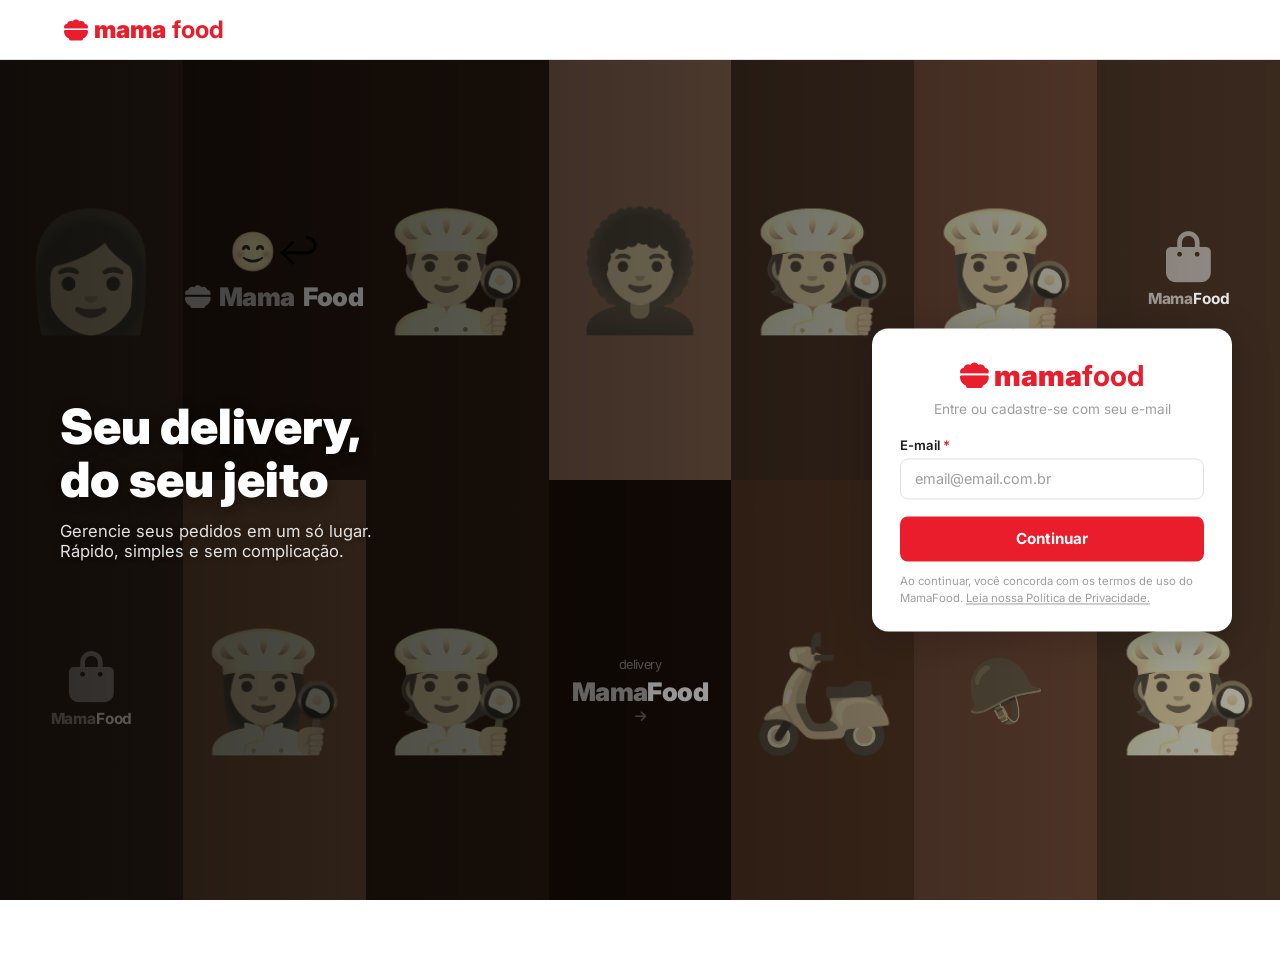
<file: index.html>
<!DOCTYPE html>
<html lang="pt-BR">
<head>
  <meta charset="UTF-8">
  <meta name="viewport" content="width=device-width, initial-scale=1.0">
  <title>MamaFood - Redirecionando...</title>
  <script>
    window.location.replace('Site Htmls/Tela1.html');
  </script>
</head>
<body>
  <p style="font-family:sans-serif;text-align:center;margin-top:50px">Redirecionando...</p>
</body>
</html>
</file>
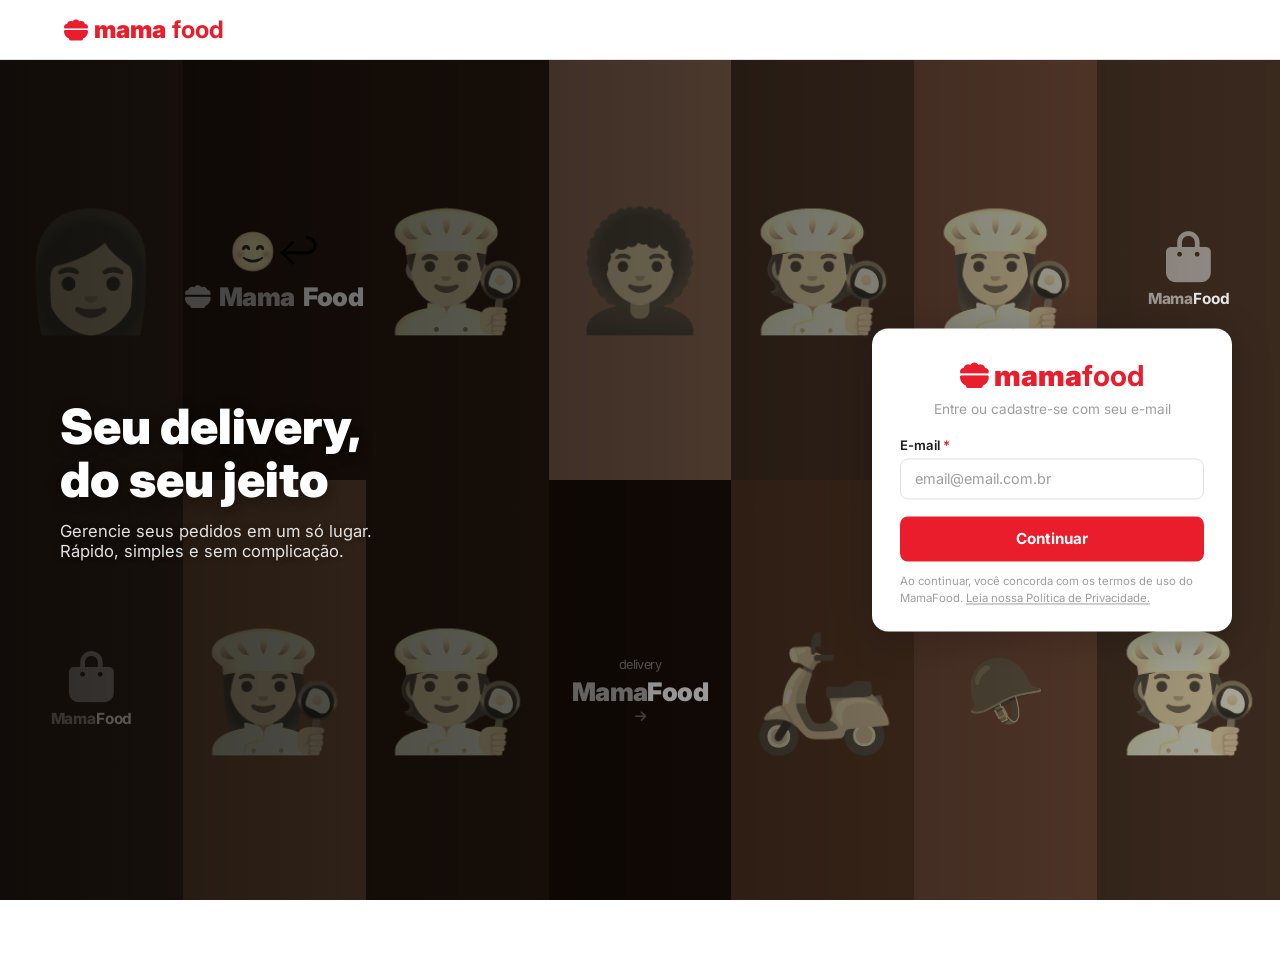
<file: Site Htmls/index.html>
﻿<!DOCTYPE html>
<html lang="pt-BR">
<head>
  <meta charset="UTF-8"/>
  <meta http-equiv="refresh" content="0; url=Tela1.html"/>
  <title>MamaFood</title>
</head>
<body>
  <script>window.location.replace("Tela1.html");</script>
</body>
</html>
</file>
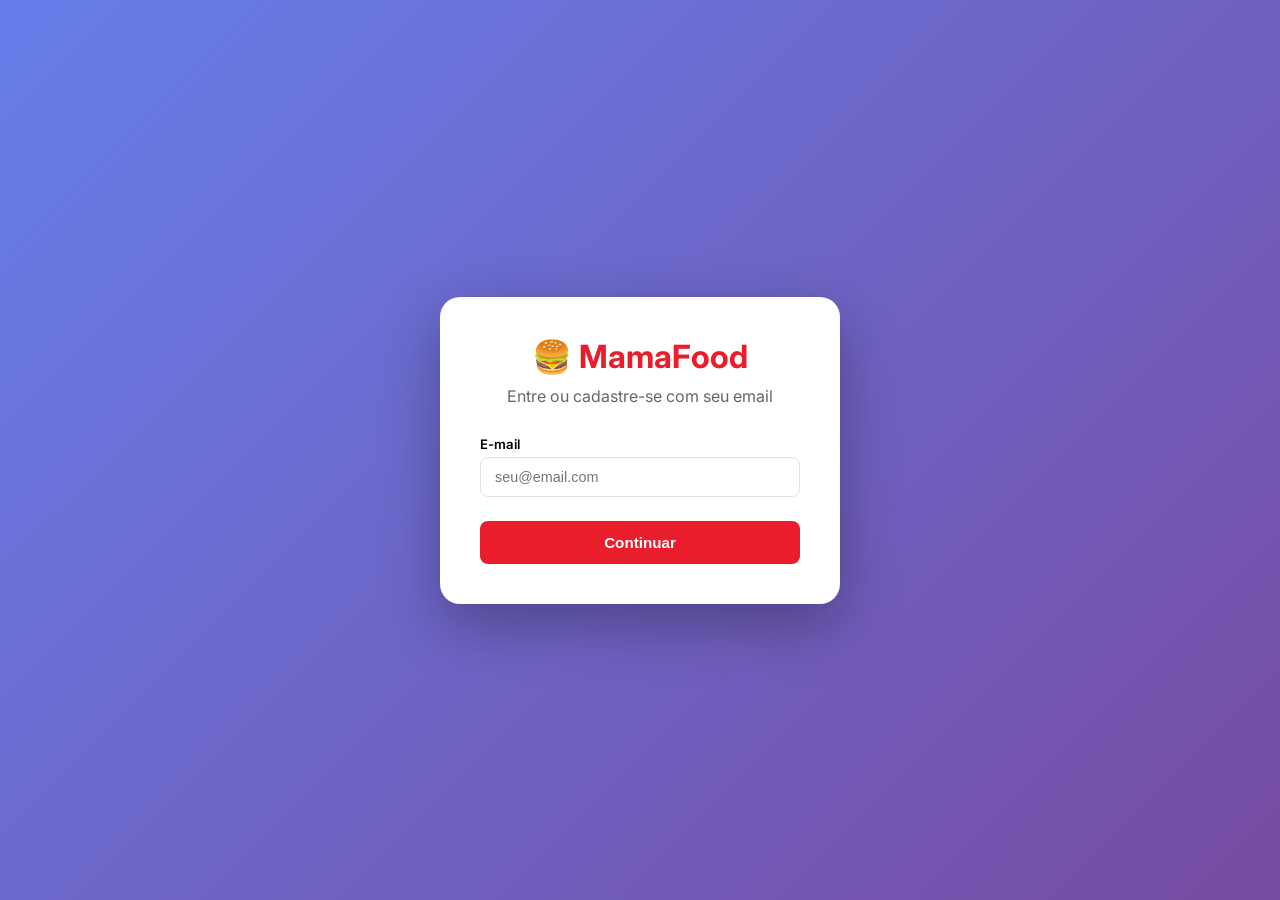
<file: site.html>
<!DOCTYPE html>
<html lang="pt-BR">
<head>
  <meta charset="UTF-8">
  <meta name="viewport" content="width=device-width, initial-scale=1.0">
  <title>MamaFood - Sistema de Delivery</title>
  <link href="https://fonts.googleapis.com/css2?family=Inter:wght@400;600;700;900&display=swap" rel="stylesheet">
  <style>
    * { margin:0; padding:0; box-sizing:border-box; }
    body { font-family:'Inter',sans-serif; background:linear-gradient(135deg,#667eea,#764ba2); min-height:100vh; display:flex; align-items:center; justify-content:center; padding:20px; }
    .card { background:#fff; border-radius:20px; padding:40px; max-width:400px; width:100%; box-shadow:0 20px 60px rgba(0,0,0,0.3); }
    h1 { color:#ea1d2c; text-align:center; margin-bottom:10px; font-size:2rem; }
    p { text-align:center; color:#666; margin-bottom:30px; }
    .ff { margin-bottom:14px; }
    .ff label { display:block; font-size:.82rem; font-weight:600; margin-bottom:5px; }
    .ff input { width:100%; padding:11px 14px; border:1.5px solid #e0e0e0; border-radius:8px; font-size:.9rem; }
    .ff input:focus { border-color:#ea1d2c; outline:none; }
    .btn { width:100%; padding:13px; background:#ea1d2c; color:#fff; border:none; border-radius:8px; font-size:.95rem; font-weight:700; cursor:pointer; margin-top:10px; }
    .btn:hover { background:#c0111e; }
    .success { text-align:center; }
    .success h2 { color:#1a1a1a; margin:20px 0 10px; }
  </style>
</head>
<body>
  <div class="card" id="loginCard">
    <h1>🍔 MamaFood</h1>
    <p>Entre ou cadastre-se com seu email</p>
    <form onsubmit="verificar(event)">
      <div class="ff">
        <label>E-mail</label>
        <input type="email" id="email" placeholder="seu@email.com" required>
      </div>
      <button type="submit" class="btn">Continuar</button>
    </form>
  </div>

  <div class="card" id="cadastroCard" style="display:none">
    <h1>Complete seu cadastro</h1>
    <p>Preencha os dados abaixo</p>
    <form onsubmit="cadastrar(event)">
      <div class="ff"><label>Nome</label><input type="text" id="nome" required></div>
      <div class="ff"><label>Celular</label><input type="tel" id="cel" required></div>
      <div class="ff"><label>Senha</label><input type="password" id="senha" minlength="6" required></div>
      <button type="submit" class="btn">Cadastrar</button>
    </form>
  </div>

  <div class="card success" id="painelCard" style="display:none">
    <h1 style="font-size:4rem">✅</h1>
    <h2>Bem-vindo!</h2>
    <p id="msg"></p>
    <button class="btn" onclick="sair()">Sair</button>
  </div>

  <script>
    const u=JSON.parse(localStorage.getItem('mf_u')||'null');
    if(u)mostrar(u);
    function verificar(e){e.preventDefault();const email=document.getElementById('email').value.trim();if(u&&u.email===email)mostrar(u);else{document.getElementById('loginCard').style.display='none';document.getElementById('cadastroCard').style.display='block';localStorage.setItem('mf_temp',email);}}
    function cadastrar(e){e.preventDefault();const user={email:localStorage.getItem('mf_temp'),nome:document.getElementById('nome').value,celular:document.getElementById('cel').value,senha:document.getElementById('senha').value};localStorage.setItem('mf_u',JSON.stringify(user));mostrar(user);}
    function mostrar(user){document.getElementById('loginCard').style.display='none';document.getElementById('cadastroCard').style.display='none';document.getElementById('painelCard').style.display='block';document.getElementById('msg').textContent=`Olá, ${user.nome||user.email}! ✨`;}
    function sair(){localStorage.removeItem('mf_u');location.reload();}
  </script>
</body>
</html>
</file>
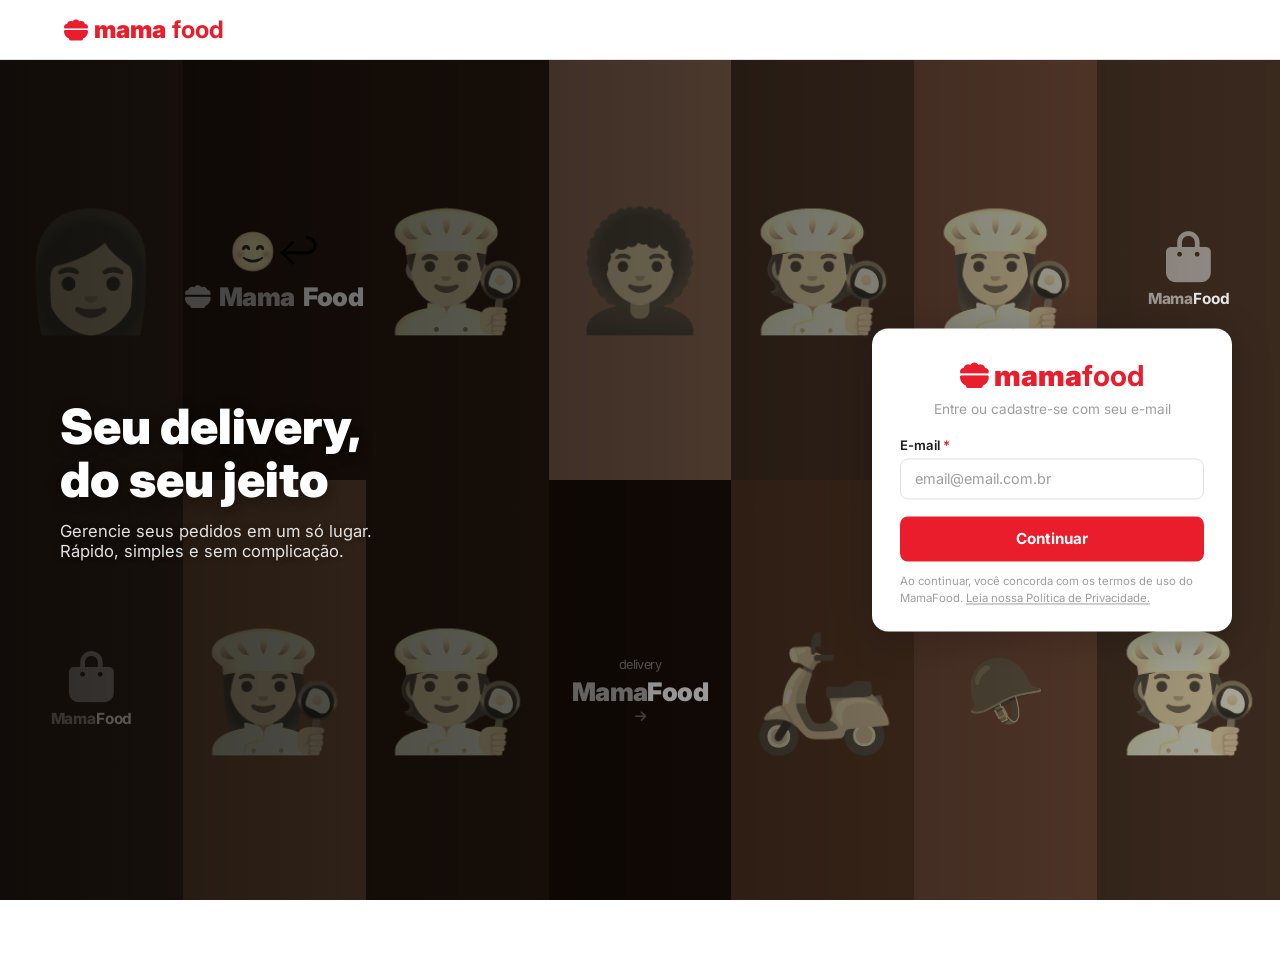
<file: Site Htmls/Tela1.html>
﻿<!DOCTYPE html>
<html lang="pt-BR">
<head>
  <meta charset="UTF-8" />
  <meta name="viewport" content="width=device-width, initial-scale=1.0" />
  <title>MamaFood - Conecte sua loja a milhões de clientes</title>
  <link rel="preconnect" href="https://fonts.googleapis.com" />
  <link href="https://fonts.googleapis.com/css2?family=Inter:wght@300;400;500;600;700;800;900&display=swap" rel="stylesheet" />
  <link rel="stylesheet" href="https://cdnjs.cloudflare.com/ajax/libs/font-awesome/6.5.0/css/all.min.css" />
  <style>
    *, *::before, *::after { box-sizing: border-box; margin: 0; padding: 0; }
    :root {
      --red: #ea1d2c; --red-dark: #c0111e;
      --white: #fff; --gray-1: #f5f5f5; --gray-2: #e0e0e0;
      --gray-3: #9e9e9e; --gray-4: #616161; --dark: #1a1a1a;
    }
    html, body { height: 100%; font-family: 'Inter', sans-serif; }
    a { text-decoration: none; color: inherit; }
    button { cursor: pointer; border: none; outline: none; font-family: inherit; }
    input, select { font-family: inherit; outline: none; }

    /* HEADER */
    .header { position: fixed; top: 0; left: 0; right: 0; z-index: 100; background: var(--white); border-bottom: 1px solid var(--gray-2); height: 60px; }
    .header-inner { max-width: 1200px; margin: 0 auto; padding: 0 24px; height: 100%; display: flex; align-items: center; gap: 24px; }
    .logo { display: flex; align-items: center; gap: 6px; font-size: 1.5rem; font-weight: 900; color: var(--red); white-space: nowrap; flex-shrink: 0; }
    .city-btn { display: flex; align-items: center; gap: 8px; cursor: pointer; padding: 4px 8px; border-radius: 8px; transition: background .15s; }
    .city-btn:hover { background: var(--gray-1); }
    .city-btn .pin { color: var(--red); font-size: .95rem; }
    .city-lines { display: flex; flex-direction: column; }
    .city-main { font-size: .78rem; font-weight: 600; color: var(--red); }
    .city-sub  { font-size: .72rem; color: var(--gray-4); }
    .header-nav { display: flex; align-items: center; gap: 4px; margin-left: auto; }
    .nav-item { position: relative; padding: 8px 14px; font-size: .88rem; font-weight: 500; color: var(--dark); border-radius: 8px; cursor: pointer; display: flex; align-items: center; gap: 5px; transition: background .15s; white-space: nowrap; }
    .nav-item:hover { background: var(--gray-1); }
    .nav-item .dd { display: none; position: absolute; top: calc(100% + 4px); left: 0; background: var(--white); border-radius: 10px; box-shadow: 0 8px 28px rgba(0,0,0,.13); min-width: 190px; padding: 8px 0; z-index: 200; }
    .nav-item:hover .dd { display: block; }
    .nav-item .dd a { display: block; padding: 10px 18px; font-size: .85rem; color: var(--dark); }
    .nav-item .dd a:hover { background: var(--gray-1); }
    .ch { font-size: .65rem; color: var(--gray-3); }
    .header-actions { display: flex; align-items: center; gap: 10px; flex-shrink: 0; }
    .btn-portal { padding: 9px 20px; border-radius: 8px; border: 2px solid var(--red); color: var(--red); font-weight: 600; font-size: .88rem; transition: all .15s; white-space: nowrap; }
    .btn-portal:hover { background: var(--red); color: var(--white); }
    .btn-cad { padding: 9px 20px; border-radius: 8px; background: var(--red); color: var(--white); font-weight: 700; font-size: .88rem; transition: background .15s; white-space: nowrap; }
    .btn-cad:hover { background: var(--red-dark); }

    /* HERO GRID — estilo iFood parceiros preto e branco */
    .hero { margin-top: 60px; position: relative; height: calc(100vh - 60px); min-height: 520px; overflow: hidden; }
    .hero-grid {
      position: absolute; inset: 0;
      display: grid;
      grid-template-columns: repeat(7, 1fr);
      grid-template-rows: repeat(2, 1fr);
    }
    .gc { position: relative; overflow: hidden; display: flex; align-items: center; justify-content: center; }
    /* Células com foto simulada em tons sépia/marrom como na imagem */
    .gc .ov { position: absolute; inset: 0; }
    .gc .em { font-size: clamp(3.5rem,6vw,7rem); z-index: 1; filter: drop-shadow(0 2px 10px rgba(0,0,0,.4)); }
    /* Cores base sépia — replicando o grid da imagem */
    .c1  { background: #3d2b1f; }
    .c2  { background: #5c3d2e; }
    .c3  { background: #2a1a10; }
    .c4  { background: #7a5c4a; }
    .c5  { background: #3d2b1f; }
    .c6  { background: #5c3d2e; }
    .c7  { background: #2a1a10; }
    .c8  { background: #4a3020; }
    .c9  { background: #6b4c35; }
    .c10 { background: #2a1a10; }
    .c11 { background: #7a5c4a; }
    .c12 { background: #4a3020; }
    .c13 { background: #5c3d2e; }
    .c14 { background: #3d2b1f; }
    /* Células com pessoas (emojis grandes sépia) */
    .gc-person .person { font-size: clamp(5rem,9vw,11rem); filter: sepia(1) contrast(.85) brightness(.75); z-index: 1; line-height: 1; }
    /* Células com logo/watermark */
    .gc-logo { background: #2a1a10 !important; flex-direction: column; gap: 6px; }
    .gc-logo .wm { font-size: clamp(1rem,2vw,1.8rem); font-weight: 900; color: rgba(255,255,255,.7); display: flex; align-items: center; gap: 8px; z-index: 1; letter-spacing: -.02em; }
    .gc-logo .wm strong { font-weight: 900; color: #fff; }
    .gc-logo .smile { font-size: clamp(1.5rem,3vw,2.8rem); z-index: 1; filter: sepia(1) brightness(.9); }
    /* Célula sacola */
    .gc-bag { background: #3d2b1f !important; }
    .gc-bag .bag-txt { display: flex; flex-direction: column; align-items: center; gap: 6px; z-index: 1; }
    .gc-bag .bag-txt i { font-size: clamp(2rem,4vw,4rem); color: rgba(255,255,255,.5); }
    .gc-bag .bag-txt span { font-size: clamp(.7rem,1.2vw,1.1rem); font-weight: 800; color: rgba(255,255,255,.6); letter-spacing: -.01em; }
    /* Capacete */
    .gc-helmet { background: #5c3d2e !important; }
    .gc-helmet .hel { font-size: clamp(3rem,5vw,6rem); filter: sepia(1) brightness(.7); z-index: 1; }
    .hero-cover { position: absolute; inset: 0; background: linear-gradient(to right, rgba(0,0,0,.72) 0%, rgba(0,0,0,.45) 48%, rgba(0,0,0,.05) 100%); z-index: 2; }
    .hero-text { position: absolute; left: 0; top: 0; bottom: 0; width: 52%; z-index: 3; display: flex; flex-direction: column; justify-content: center; padding: 0 60px; }
    .hero-title { font-size: clamp(1.9rem,3.8vw,3.1rem); font-weight: 900; color: var(--white); line-height: 1.1; margin-bottom: 14px; text-shadow: 0 2px 14px rgba(0,0,0,.45); }
    .hero-sub { font-size: clamp(.9rem,1.3vw,1.1rem); color: rgba(255,255,255,.88); text-shadow: 0 1px 6px rgba(0,0,0,.3); }

    /* CARD */
    .reg-card { position: absolute; right: 48px; top: 50%; transform: translateY(-50%); width: 360px; z-index: 4; background: var(--white); border-radius: 16px; box-shadow: 0 8px 40px rgba(0,0,0,.22); overflow: hidden; }
    /* Etapas */
    .card-step { padding: 30px 28px 24px; display: none; }
    .card-step.active { display: block; }
    .card-title { font-size: 1.15rem; font-weight: 800; color: var(--dark); margin-bottom: 5px; line-height: 1.25; }
    .card-sub { font-size: .82rem; color: var(--gray-4); margin-bottom: 20px; }
    /* Step 2 title diferente */
    .step2-title { font-size: 1.4rem; font-weight: 900; color: var(--dark); text-align: center; margin-bottom: 4px; }
    .step2-sub { font-size: .82rem; color: var(--gray-4); text-align: center; margin-bottom: 20px; }
    /* Campos */
    .ff { margin-bottom: 13px; }
    .ff label { display: block; font-size: .82rem; font-weight: 600; color: var(--dark); margin-bottom: 5px; }
    .ff label .req { color: var(--red); }
    .ff input, .ff select { width: 100%; padding: 11px 14px; border: 1.5px solid var(--gray-2); border-radius: 8px; font-size: .9rem; color: var(--dark); transition: border-color .15s; background: var(--white); }
    .ff input:focus, .ff select:focus { border-color: var(--red); }
    .ff input::placeholder { color: var(--gray-3); }
    .ff input[readonly] { background: var(--gray-1); color: var(--gray-4); cursor: default; }
    /* Input com ícone de editar */
    .input-edit { position: relative; }
    .input-edit input { padding-right: 40px; }
    .input-edit .edit-ico { position: absolute; right: 13px; top: 50%; transform: translateY(-50%); color: var(--gray-3); font-size: .85rem; cursor: pointer; }
    .input-edit .edit-ico:hover { color: var(--red); }
    /* Linha dupla */
    .ff-row { display: grid; grid-template-columns: 1fr 1fr; gap: 10px; }
    /* Botões */
    .btn-next { width: 100%; padding: 13px; background: var(--red); color: var(--white); border-radius: 8px; font-size: .95rem; font-weight: 700; margin-top: 4px; transition: background .15s; }
    .btn-next:hover { background: var(--red-dark); }
    .btn-back { background: none; font-size: .78rem; color: var(--red); text-decoration: underline; margin-top: 12px; display: inline-block; cursor: pointer; padding: 0; border: none; font-family: inherit; }
    .btn-back:hover { color: var(--red-dark); }
    /* Progress dots */
    .progress-dots { display: flex; gap: 6px; justify-content: center; margin-bottom: 18px; }
    .dot { width: 8px; height: 8px; border-radius: 50%; background: var(--gray-2); transition: background .2s; }
    .dot.on { background: var(--red); }
    /* Terms */
    .card-terms { font-size: .71rem; color: var(--gray-3); margin-top: 12px; line-height: 1.5; }
    .card-terms a { color: var(--gray-3); text-decoration: underline; }

    /* TOAST */
    .toast-wrap { position: fixed; bottom: 24px; right: 24px; z-index: 999; display: flex; flex-direction: column; gap: 10px; }
    .toast { background: #222; color: #fff; padding: 13px 20px; border-radius: 10px; font-size: .9rem; font-weight: 500; display: flex; align-items: center; gap: 10px; box-shadow: 0 4px 20px rgba(0,0,0,.25); animation: tIn .3s ease, tOut .4s ease 2.6s forwards; max-width: 340px; }
    .toast.ok  { border-left: 4px solid #4caf50; }
    .toast.err { border-left: 4px solid var(--red); }
    @keyframes tIn  { from { transform: translateX(110%); opacity:0; } to { transform: translateX(0); opacity:1; } }
    @keyframes tOut { to   { opacity:0; transform: translateX(20px); } }
    /* Responsive */
    @media (max-width: 860px) {
      .hero { height: auto; min-height: 100vh; }
      .hero-grid { position: relative; height: 52vw; min-height: 260px; }
      .hero-cover { display: none; }
      .hero-text { position: relative; width: 100%; padding: 28px 20px 0; }
      .hero-title { color: var(--dark); text-shadow: none; font-size: 1.8rem; }
      .hero-sub { color: var(--gray-4); text-shadow: none; }
      .reg-card { position: relative; right: auto; top: auto; transform: none; width: calc(100% - 40px); margin: 24px auto 40px; }
      .header-nav { display: none; }
    }
    @media (max-width: 540px) {
      .header-inner { padding: 0 14px; gap: 12px; }
      .city-btn, .btn-portal { display: none; }
      .reg-card { width: calc(100% - 28px); }
      .card-step { padding: 24px 20px 20px; }
    }
  </style>
</head>
<body>

  <!-- HEADER -->
  <header class="header">
    <div class="header-inner">
      <a href="Tela1.html" class="logo">
        <i class="fa-solid fa-bowl-food"></i> mama<strong>food</strong>
      </a>
    </div>
  </header>

  <!-- HERO -->
  <section class="hero" id="reg">
    <div class="hero-grid">
      <!-- Linha 1 -->
      <div class="gc gc-person c1"><span class="person">👩</span></div>
      <div class="gc gc-logo">
        <span class="smile">😊↩</span>
        <div class="wm"><i class="fa-solid fa-bowl-food"></i>Mama<strong>Food</strong></div>
      </div>
      <div class="gc gc-person c3"><span class="person">👨‍🍳</span></div>
      <div class="gc gc-person c4"><span class="person">👩‍🦱</span></div>
      <div class="gc gc-person c5"><span class="person">🧑‍🍳</span></div>
      <div class="gc gc-person c6"><span class="person">👩‍🍳</span></div>
      <div class="gc gc-bag">
        <div class="bag-txt"><i class="fa-solid fa-bag-shopping"></i><span>Mama<strong style="color:#fff">Food</strong></span></div>
      </div>
      <!-- Linha 2 -->
      <div class="gc gc-bag c8">
        <div class="bag-txt"><i class="fa-solid fa-bag-shopping"></i><span>Mama<strong style="color:#fff">Food</strong></span></div>
      </div>
      <div class="gc gc-person c9"><span class="person">👩‍🍳</span></div>
      <div class="gc gc-person c10"><span class="person">🧑‍🍳</span></div>
      <div class="gc gc-logo" style="background:#1a0e08 !important">
        <div class="wm" style="flex-direction:column;gap:4px">
          <span style="font-size:clamp(.6rem,1vw,.9rem);color:rgba(255,255,255,.5);font-weight:400">delivery</span>
          <span>Mama<strong>Food</strong></span>
          <i class="fa-solid fa-arrow-right" style="color:rgba(255,255,255,.4);font-size:.8rem"></i>
        </div>
      </div>
      <div class="gc gc-person c12"><span class="person">🛵</span></div>
      <div class="gc gc-helmet c13"><span class="hel">🪖</span></div>
      <div class="gc gc-person c14"><span class="person">🧑‍🍳</span></div>
    </div>
    <div class="hero-cover"></div>
    <div class="hero-text">
      <h1 class="hero-title">Seu delivery,<br />do seu jeito</h1>
      <p class="hero-sub">Gerencie seus pedidos em um só lugar.<br />Rápido, simples e sem complicação.</p>
    </div>

    <!-- CARD COM 2 ETAPAS -->
    <div class="reg-card">

      <!-- ETAPA 1: E-mail (login ou cadastro) -->
      <div class="card-step active" id="step1">
        <div style="text-align:center;margin-bottom:20px">
          <span style="font-size:1.8rem;font-weight:900;color:#ea1d2c"><i class="fa-solid fa-bowl-food"></i> mama<strong>food</strong></span>
          <p style="font-size:.85rem;color:#9e9e9e;margin-top:8px">Entre ou cadastre-se com seu e-mail</p>
        </div>
        <form id="form1" onsubmit="verificarEmail(event)">
          <div class="ff">
            <label>E-mail <span class="req">*</span></label>
            <input type="email" id="f-email" placeholder="email@email.com.br" required />
          </div>
          <button type="submit" class="btn-next">Continuar</button>
        </form>
        <p class="card-terms">
          Ao continuar, você concorda com os termos de uso do MamaFood.
          <a href="#">Leia nossa Política de Privacidade.</a>
        </p>
      </div>

      <!-- ETAPA 2: Dados completos (apenas para novos cadastros) -->
      <div class="card-step" id="step2">
        <div class="progress-dots"><div class="dot"></div><div class="dot on"></div></div>
        <h2 class="step2-title">Quase lá!</h2>
        <p class="step2-sub">Preencha os dados abaixo para começar a receber pedidos</p>
        <form id="form2" onsubmit="finishRegister(event)">

          <div class="ff">
            <label>Nome completo <span class="req">*</span></label>
            <input type="text" id="f-name" placeholder="Nome Sobrenome" required />
          </div>

          <div class="ff">
            <label>Celular <span class="req">*</span></label>
            <input type="tel" id="f-phone" placeholder="(00) 00000-0000" maxlength="15" oninput="maskPhone(this)" required />
          </div>

          <div class="ff">
            <label>E-mail <span class="req">*</span></label>
            <div class="input-edit">
              <input type="email" id="f-email2" readonly />
              <i class="fa-solid fa-pen-to-square edit-ico" onclick="backStep()" title="Editar e-mail"></i>
            </div>
          </div>

          <div class="ff">
            <label>Senha <span class="req">*</span></label>
            <input type="password" id="f-senha" placeholder="Crie uma senha" minlength="6" required />
          </div>

          <div class="ff">
            <label>CEP <span class="req">*</span></label>
            <input type="text" id="f-cep" placeholder="00000-000" maxlength="9" oninput="maskCEP(this)" onblur="fetchCEP()" required />
          </div>

          <div class="ff">
            <label>Rua / Logradouro <span class="req">*</span></label>
            <input type="text" id="f-street" placeholder="Nome da rua" required />
          </div>

          <div class="ff-row">
            <div class="ff">
              <label>Número <span class="req">*</span></label>
              <input type="text" id="f-number" placeholder="Nº" required />
            </div>
            <div class="ff">
              <label>Complemento</label>
              <input type="text" id="f-comp" placeholder="Apto, sala..." />
            </div>
          </div>

          <div class="ff">
            <label>Bairro <span class="req">*</span></label>
            <input type="text" id="f-neighborhood" placeholder="Seu bairro" required />
          </div>

          <div class="ff-row">
            <div class="ff">
              <label>Cidade <span class="req">*</span></label>
              <input type="text" id="f-city" placeholder="Cidade" required />
            </div>
            <div class="ff">
              <label>Estado <span class="req">*</span></label>
              <select id="f-state" required>
                <option value="">UF</option>
                <option>AC</option><option>AL</option><option>AP</option><option>AM</option>
                <option>BA</option><option>CE</option><option>DF</option><option>ES</option>
                <option>GO</option><option>MA</option><option>MT</option><option>MS</option>
                <option>MG</option><option>PA</option><option>PB</option><option>PR</option>
                <option>PE</option><option>PI</option><option>RJ</option><option>RN</option>
                <option>RS</option><option>RO</option><option>RR</option><option>SC</option>
                <option>SP</option><option>SE</option><option>TO</option>
              </select>
            </div>
          </div>

          <button type="submit" class="btn-next">Finalizar cadastro</button>
        </form>
        <button class="btn-back" onclick="backStep()">← Voltar</button>
      </div>

    </div><!-- /reg-card -->
  </section>

  <div class="toast-wrap" id="toastWrap"></div>

  <script>
    // ── Auto-login: se já tem cadastro, vai direto pro painel ────


    // ── Auto-login: se já tem cadastro, vai direto pro painel ────
    (function(){
      var p = JSON.parse(localStorage.getItem('mf_parceiro') || 'null');
      if (p && p.email) {
        window.location.replace('Tela2.html');
      }
    })();

    // ── Verificar email: Login automático ou cadastro ────────────
    function verificarEmail(e) {
      e.preventDefault();
      var email = document.getElementById('f-email').value.trim().toLowerCase();
      if (!email) return;

      // Busca se já existe cadastro com esse email
      var p = JSON.parse(localStorage.getItem('mf_parceiro') || 'null');
      
      if (p && p.email && p.email.toLowerCase() === email) {
        // ✅ Email já cadastrado → LOGIN AUTOMÁTICO
        showToast('✅ Bem-vindo de volta! Entrando...', 'ok');
        setTimeout(function() {
          window.location.href = 'Tela2.html';
        }, 800);
      } else {
        // ❌ Email novo → Vai para cadastro completo
        document.getElementById('f-email2').value = email;
        document.getElementById('step1').classList.remove('active');
        document.getElementById('step2').classList.add('active');
        document.querySelector('.reg-card').scrollIntoView({ behavior: 'smooth', block: 'center' });
      }
    }

    // ── Voltar para etapa 1 ───────────────────────────────────────
    function backStep() {
      document.getElementById('step2').classList.remove('active');
      document.getElementById('step1').classList.add('active');
    }

    // ── Finalizar cadastro ────────────────────────────────────────
    function finishRegister(e) {
      e.preventDefault();
      var data = {
        email:       document.getElementById('f-email2').value,
        nome:        document.getElementById('f-name').value,
        celular:     document.getElementById('f-phone').value,
        senha:       document.getElementById('f-senha').value,
        cep:         document.getElementById('f-cep').value,
        rua:         document.getElementById('f-street').value,
        numero:      document.getElementById('f-number').value,
        complemento: document.getElementById('f-comp').value,
        bairro:      document.getElementById('f-neighborhood').value,
        cidade:      document.getElementById('f-city').value,
        estado:      document.getElementById('f-state').value,
        cadastradoEm: new Date().toISOString()
      };

      // ── Salva parceiro no localStorage ──
      localStorage.setItem('mf_parceiro', JSON.stringify(data));

      // ── Inicia lista de pedidos vazia se não existir ──
      if (!localStorage.getItem('mf_pedidos')) {
        localStorage.setItem('mf_pedidos', JSON.stringify([]));
      }

      // ── Marca como novo cadastro para mostrar boas-vindas ──
      localStorage.setItem('mf_novo_cadastro', '1');

      showToast('🎉 Cadastro salvo! Redirecionando...', 'ok');

      // ── Redireciona para Tela2 após 1.2s ──
      setTimeout(function () {
        window.location.href = 'Tela2.html';
      }, 1200);
    }

    // ── Máscara telefone (00) 00000-0000 ─────────────────────────
    function maskPhone(el) {
      var v = el.value.replace(/\D/g, '').slice(0, 11);
      if (v.length > 6)      v = '(' + v.slice(0,2) + ') ' + v.slice(2,7) + '-' + v.slice(7);
      else if (v.length > 2) v = '(' + v.slice(0,2) + ') ' + v.slice(2);
      else if (v.length > 0) v = '(' + v;
      el.value = v;
    }

    // ── Máscara CEP 00000-000 ─────────────────────────────────────
    function maskCEP(el) {
      var v = el.value.replace(/\D/g, '').slice(0, 8);
      if (v.length > 5) v = v.slice(0,5) + '-' + v.slice(5);
      el.value = v;
    }

    // ── Busca CEP via ViaCEP ──────────────────────────────────────
    function fetchCEP() {
      var cep = document.getElementById('f-cep').value.replace(/\D/g, '');
      if (cep.length !== 8) return;
      fetch('https://viacep.com.br/ws/' + cep + '/json/')
        .then(function(r) { return r.json(); })
        .then(function(d) {
          if (d.erro) { showToast('CEP não encontrado.', 'err'); return; }
          document.getElementById('f-street').value       = d.logradouro  || '';
          document.getElementById('f-neighborhood').value = d.bairro      || '';
          document.getElementById('f-city').value         = d.localidade  || '';
          var sel = document.getElementById('f-state');
          for (var i = 0; i < sel.options.length; i++) {
            if (sel.options[i].value === d.uf) { sel.selectedIndex = i; break; }
          }
          // Foca no número após preencher
          document.getElementById('f-number').focus();
        })
        .catch(function() { /* sem internet, ignora */ });
    }

    // ── Toast ─────────────────────────────────────────────────────
    function showToast(msg, type) {
      var wrap = document.getElementById('toastWrap');
      var t = document.createElement('div');
      t.className = 'toast ' + (type || 'ok');
      t.textContent = msg;
      wrap.appendChild(t);
      setTimeout(function () { if (t.parentNode) t.parentNode.removeChild(t); }, 3200);
    }
  </script>
</body>
</html>
</file>
